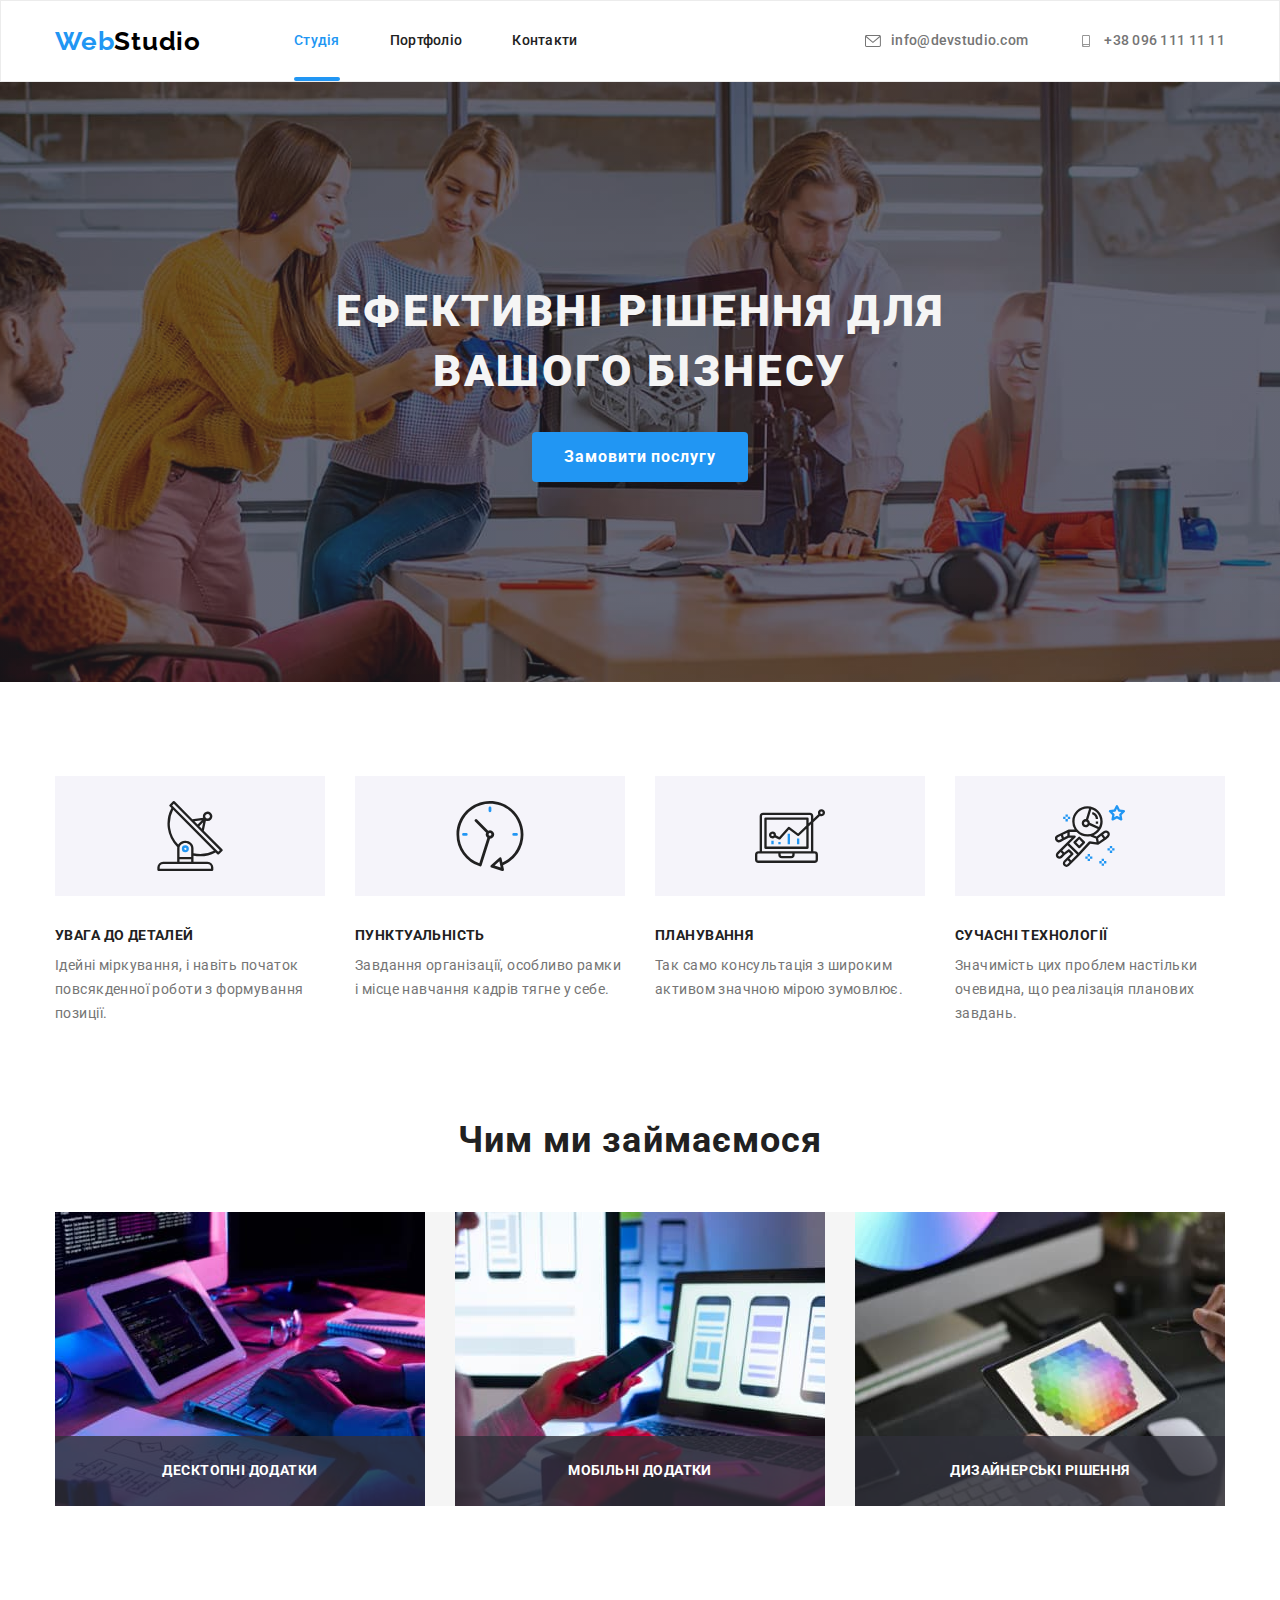
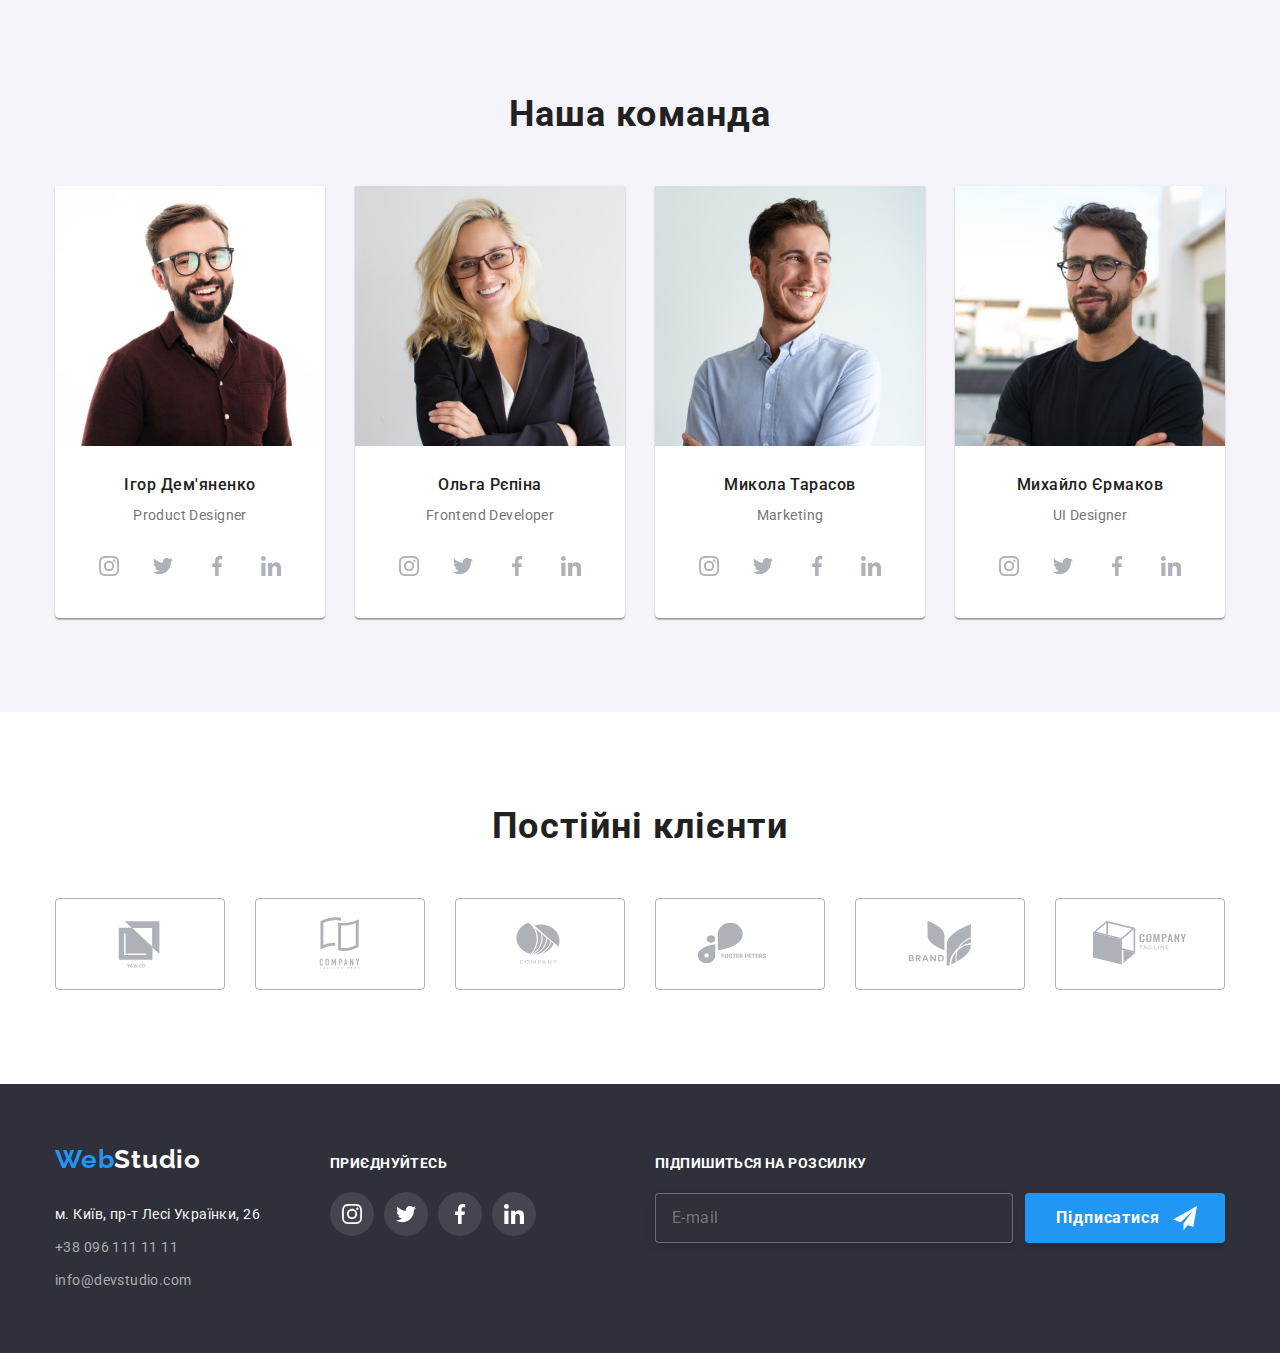
<file: index.html>
<!DOCTYPE html>
<html lang="uk">
  <head>
    <meta charset="UTF-8" />
    <meta http-equiv="X-UA-Compatible" content="IE=edge" />
    <meta name="viewport" content="width=device-width, initial-scale=1.0" />
    <title>goit-marup-hw-07</title>
    <link rel="preconnect" href="https://fonts.googleapis.com" />
    <link rel="preconnect" href="https://fonts.gstatic.com" crossorigin />
    <link
      href="https://fonts.googleapis.com/css2?family=Raleway:wght@700&family=Roboto:wght@400;500;700;900&display=swap"
      rel="stylesheet"
    />
    <link
      rel="stylesheet"
      href="https://cdnjs.cloudflare.com/ajax/libs/modern-normalize/1.1.0/modern-normalize.css"
      integrity="sha512-Y0MM+V6ymRKN2zStTqzQ227DWhhp4Mzdo6gnlRnuaNCbc+YN/ZH0sBCLTM4M0oSy9c9VKiCvd4Jk44aCLrNS5Q=="
      crossorigin="anonymous"
      referrerpolicy="no-referrer"
    />

    <link rel="stylesheet" href="./css/main.min.css" />
  </head>

  <body>
    <header class="header">
      <div class="container main-nav">
        <a href="index.html" class="logo"
          ><span class="logo-style">Web</span>Studio</a
        >
        <nav>
          <ul class="navigation list">
            <li>
              <a href="./index.html" class="navigation__link link current"
                >Студія</a
              >
            </li>
            <li>
              <a href="./portfolio.html" class="navigation__link link"
                >Портфоліо</a
              >
            </li>
            <li>
              <a href="./index.html" class="navigation__link link">Контакти</a>
            </li>
          </ul>
        </nav>
        <ul class="contact list">
          <li class="contact__items">
            <a href="mailto:info@devstudio.com" class="contact__link link">
              <svg class="contact__icons" width="16" height="12">
                <use href="./images/icons.svg#icon-envelope"></use>
              </svg>
              info@devstudio.com</a
            >
          </li>
          <li class="contact__items">
            <a href="tel:+380961111111" class="contact__link link">
              <svg class="contact__icons" width="16" height="12">
                <use href="./images/icons.svg#icon-smartphone"></use>
              </svg>
              +38 096 111 11 11</a
            >
          </li>
        </ul>
      </div>
    </header>
    <main>
      <section class="hero">
        <div class="container">
          <h1 class="hero__title">
            Ефективні рішення для <br />
            вашого бізнесу
          </h1>
          <button class="btn" data-modal-open type="button">
            Замовити послугу
          </button>
        </div>
      </section>
      <section class="feature">
        <div class="container">
          <h2 class="visually-hidden">Особливості</h2>
          <ul class="feature__list">
            <li class="feature__item">
              <div class="feature__image">
                <svg class="feature__icons" width="70" height="70">
                  <use href="./images/icons.svg#icon-antenna"></use>
                </svg>
              </div>
              <h3 class="title">УВАГА ДО ДЕТАЛЕЙ</h3>
              <p class="text">
                Ідейні міркування, і навіть початок повсякденної роботи з
                формування позиції.
              </p>
            </li>
            <li class="feature__item">
              <div class="feature__image">
                <svg class="feature__icons" width="70" height="70">
                  <use href="./images/icons.svg#icon-clock"></use>
                </svg>
              </div>
              <h3 class="title">ПУНКТУАЛЬНІСТЬ</h3>
              <p class="text">
                Завдання організації, особливо рамки і місце навчання кадрів
                тягне у себе.
              </p>
            </li>
            <li class="feature__item">
              <div class="feature__image">
                <svg class="feature__icons" width="70" height="70">
                  <use href="./images/icons.svg#icon-diagram"></use>
                </svg>
              </div>
              <h3 class="title">ПЛАНУВАННЯ</h3>
              <p class="text">
                Так само консультація з широким активом значною мірою зумовлює.
              </p>
            </li>
            <li class="feature__item">
              <div class="feature__image">
                <svg class="feature__icons" width="70" height="70">
                  <use href="./images/icons.svg#icon-astronaut"></use>
                </svg>
              </div>
              <h3 class="title">СУЧАСНІ ТЕХНОЛОГІЇ</h3>
              <p class="text">
                Значимість цих проблем настільки очевидна, що реалізація
                планових завдань.
              </p>
            </li>
          </ul>
        </div>
      </section>
      <section class="section image">
        <div class="container">
          <h2 class="pretitle">Чим ми займаємося</h2>
          <ul class="image__list">
            <li>
              <div class="image__thumb">
                <img
                  width="370"
                  src="./images/img1.jpg"
                  alt="чоловік працює на планшеті з клавіатурою"
                />
                <p class="image__desc">Десктопні додатки</p>
              </div>
            </li>
            <li>
              <div class="image__thumb">
                <img
                  width="370"
                  src="./images/img2.jpg"
                  alt="дівчина працює на ноутбуці з смартфоном"
                />
                <p class="image__desc">Мобільні додатки</p>
              </div>
            </li>
            <li>
              <div class="image__thumb">
                <img
                  width="370"
                  src="./images/img3.jpg"
                  alt="вибір кольору на планшеті"
                />
                <p class="image__desc">Дизайнерські рішення</p>
              </div>
            </li>
          </ul>
        </div>
      </section>
      <section class="peaple-info">
        <div class="container">
          <h2 class="pretitle">Наша команда</h2>
          <ul class="peaple-info__list">
            <li class="peaple-info__items">
              <img
                width="270"
                src="./images/IhorDemyanenko.jpg"
                alt="Ігор Дем'яненко"
              />
              <div class="peaple-info__thumb">
                <h3 class="subtitle">Ігор Дем'яненко</h3>
                <p class="text">Product Designer</p>

                <ul class="people-social__list">
                  <li class="people-social__items">
                    <a href="#" class="people-social__link link">
                      <svg class="people-social__icons" width="20" height="20">
                        <use href="./images/icons.svg#icon-instagram"></use>
                      </svg>
                    </a>
                  </li>
                  <li class="people-social__items">
                    <a href="#" class="people-social__link link">
                      <svg class="people-social__icons" width="20" height="20">
                        <use href="./images/icons.svg#icon-twitter"></use>
                      </svg>
                    </a>
                  </li>
                  <li class="people-social__items">
                    <a href="#" class="people-social__link link">
                      <svg class="people-social__icons" width="20" height="20">
                        <use href="./images/icons.svg#icon-facebook"></use>
                      </svg>
                    </a>
                  </li>
                  <li class="people-social__items">
                    <a href="#" class="people-social__link link">
                      <svg class="people-social__icons" width="20" height="20">
                        <use href="./images/icons.svg#icon-linkedin"></use>
                      </svg>
                    </a>
                  </li>
                </ul>
              </div>
            </li>
            <li class="peaple-info__items">
              <img
                width="270"
                src="./images/OlgaRepina.jpg"
                alt="Ольга Рєпіна"
              />
              <div class="peaple-info__thumb">
                <h3 class="subtitle">Ольга Рєпіна</h3>
                <p class="text">Frontend Developer</p>

                <ul class="people-social__list">
                  <li class="people-social__items">
                    <a href="#" class="people-social__link link">
                      <svg class="people-social__icons" width="20" height="20">
                        <use href="./images/icons.svg#icon-instagram"></use>
                      </svg>
                    </a>
                  </li>
                  <li class="people-social__items">
                    <a href="#" class="people-social__link link">
                      <svg class="people-social__icons" width="20" height="20">
                        <use href="./images/icons.svg#icon-twitter"></use>
                      </svg>
                    </a>
                  </li>
                  <li class="people-social__items">
                    <a href="#" class="people-social__link link">
                      <svg class="people-social__icons" width="20" height="20">
                        <use href="./images/icons.svg#icon-facebook"></use>
                      </svg>
                    </a>
                  </li>
                  <li class="people-social__items">
                    <a href="#" class="people-social__link link">
                      <svg class="people-social__icons" width="20" height="20">
                        <use href="./images/icons.svg#icon-linkedin"></use>
                      </svg>
                    </a>
                  </li>
                </ul>
              </div>
            </li>
            <li class="peaple-info__items">
              <img
                width="270"
                src="./images/MykolaTarasov.jpg"
                alt="Микола Тарасов"
              />
              <div class="peaple-info__thumb">
                <h3 class="subtitle">Микола Тарасов</h3>
                <p class="text">Marketing</p>

                <ul class="people-social__list">
                  <li class="people-social__items">
                    <a href="#" class="people-social__link link">
                      <svg class="people-social__icons" width="20" height="20">
                        <use href="./images/icons.svg#icon-instagram"></use>
                      </svg>
                    </a>
                  </li>
                  <li class="people-social__items">
                    <a href="#" class="people-social__link link">
                      <svg class="people-social__icons" width="20" height="20">
                        <use href="./images/icons.svg#icon-twitter"></use>
                      </svg>
                    </a>
                  </li>
                  <li class="people-social__items">
                    <a href="#" class="people-social__link link">
                      <svg class="people-social__icons" width="20" height="20">
                        <use href="./images/icons.svg#icon-facebook"></use>
                      </svg>
                    </a>
                  </li>
                  <li class="people-social__items">
                    <a href="#" class="people-social__link link">
                      <svg class="people-social__icons" width="20" height="20">
                        <use href="./images/icons.svg#icon-linkedin"></use>
                      </svg>
                    </a>
                  </li>
                </ul>
              </div>
            </li>
            <li class="peaple-info__items">
              <img
                width="270"
                src="./images/MykhailoYermakov.jpg"
                alt="Михайло Єрмаков"
              />
              <div class="peaple-info__thumb">
                <h3 class="subtitle">Михайло Єрмаков</h3>
                <p class="text">UI Designer</p>

                <ul class="people-social__list">
                  <li class="people-social__items">
                    <a href="#" class="people-social__link link">
                      <svg class="people-social__icons" width="20" height="20">
                        <use href="./images/icons.svg#icon-instagram"></use>
                      </svg>
                    </a>
                  </li>
                  <li class="people-social__items">
                    <a href="#" class="people-social__link link">
                      <svg class="people-social__icons" width="20" height="20">
                        <use href="./images/icons.svg#icon-twitter"></use>
                      </svg>
                    </a>
                  </li>
                  <li class="people-social__items">
                    <a href="#" class="people-social__link link">
                      <svg class="people-social__icons" width="20" height="20">
                        <use href="./images/icons.svg#icon-facebook"></use>
                      </svg>
                    </a>
                  </li>
                  <li class="people-social__items">
                    <a href="#" class="people-social__link link">
                      <svg class="people-social__icons" width="20" height="20">
                        <use href="./images/icons.svg#icon-linkedin"></use>
                      </svg>
                    </a>
                  </li>
                </ul>
              </div>
            </li>
          </ul>
        </div>
      </section>
      <section class="section clients">
        <div class="container">
          <h2 class="pretitle">Постійні клієнти</h2>
          <ul class="clients__list">
            <li class="clients__items">
              <a href="#" class="clients__link link">
                <svg class="clients__icons">
                  <use href="./images/icons.svg#icon-logo1"></use>
                </svg>
              </a>
            </li>
            <li class="clients__items">
              <a href="#" class="clients__link link">
                <svg class="clients__icons">
                  <use href="./images/icons.svg#icon-logo2"></use>
                </svg>
              </a>
            </li>
            <li class="clients__items">
              <a href="#" class="clients__link link">
                <svg class="clients__icons">
                  <use href="./images/icons.svg#icon-logo3"></use>
                </svg>
              </a>
            </li>
            <li class="clients__items">
              <a href="#" class="clients__link link">
                <svg class="clients__icons">
                  <use href="./images/icons.svg#icon-logo4"></use>
                </svg>
              </a>
            </li>
            <li class="clients__items">
              <a href="#" class="clients__link link">
                <svg class="clients__icons">
                  <use href="./images/icons.svg#icon-logo5"></use>
                </svg>
              </a>
            </li>
            <li class="clients__items">
              <a href="#" class="clients__link link">
                <svg class="clients__icons">
                  <use href="./images/icons.svg#icon-logo6"></use>
                </svg>
              </a>
            </li>
          </ul>
        </div>
      </section>
    </main>
    <footer class="page-footer">
      <div class="page-footer__container container">
        <div class="adress">
          <a href="index.html" class="logo logo-color"
            ><span class="logo-style">Web</span>Studio</a
          >
          <address>
            <ul class="adress__list">
              <li class="adress__item">
                <a href="" class="adress__sity"
                  >м. Київ, пр-т Лесі Українки, 26</a
                >
              </li>
              <li class="adress__item">
                <a href="tel:+380961111111" class="adress__text"
                  >+38 096 111 11 11</a
                >
              </li>
              <li class="adress__item">
                <a href="mailto:info@devstudio.com" class="adress__text"
                  >info@devstudio.com</a
                >
              </li>
            </ul>
          </address>
        </div>
        <div class="social">
          <p class="social__title">приєднуйтесь</p>
          <ul class="social__list">
            <li class="social__items">
              <a href="#" class="social__link link">
                <svg class="social__icons" width="20" height="20">
                  <use href="./images/icons.svg#icon-instagram"></use>
                </svg>
              </a>
            </li>
            <li class="social__items">
              <a href="#" class="social__link link">
                <svg class="social__icons" width="20" height="20">
                  <use href="./images/icons.svg#icon-twitter"></use>
                </svg>
              </a>
            </li>
            <li class="social__items">
              <a href="#" class="social__link link">
                <svg class="social__icons" width="20" height="20">
                  <use href="./images/icons.svg#icon-facebook"></use>
                </svg>
              </a>
            </li>
            <li class="social__items">
              <a href="#" class="social__link link">
                <svg class="social__icons" width="20" height="20">
                  <use href="./images/icons.svg#icon-linkedin"></use>
                </svg>
              </a>
            </li>
          </ul>
        </div>
        <div class="subscribe">
          <form class="subscribe__form">
            <label for="subscribe-email" class="subscribe__label"
              >ПІДПИШИТЬСЯ НА РОЗСИЛКУ</label
            >
            <div class="subscribe__wrapper">
              <input
                class="subscribe__input"
                type="email"
                placeholder="E-mail"
                name="newsletter subscription"
                id="subscribe-email"
              />
              <button class="subscribe__btn" type="submit">
                Підписатися
                <svg class="subscribe__icons" width="24" height="24">
                  <use href="./images/icons.svg#icon-iconsend"></use>
                </svg>
              </button>
            </div>
          </form>
        </div>
      </div>
    </footer>
    
    <div class="backdrop is-hidden" data-modal>
      <div class="modal">
        <p class="modal__title">Залиште свої дані, ми вам передзвонимо</p>
        <form>
          <div class="modal__input-group">
            <label class="modal__label" for="name">Ім'я</label>
            <div class="modal__input-wrapper">
              <input class="modal__input" type="text" name="name" id="name" />
              <svg class="modal__input-icons" width="18" height="18">
                <use href="./images/icons.svg#icon-personblack"></use>
              </svg>
            </div>
          </div>

          <div class="modal__input-group">
            <label class="modal__label" for="phone">Телефон</label>
            <div class="modal__input-wrapper">
              <input class="modal__input" type="tel" name="phone" id="phone" />
              <svg class="modal__input-icons" width="18" height="18">
                <use href="./images/icons.svg#icon-phoneblack"></use>
              </svg>
            </div>
          </div>

          <div class="modal__input-group">
            <label class="modal__label" for="email">Пошта</label>
            <div class="modal__input-wrapper">
              <input
                class="modal__input"
                type="email"
                name="email"
                id="email"
              />
              <svg class="modal__input-icons" width="18" height="18">
                <use href="./images/icons.svg#icon-email"></use>
              </svg>
            </div>
          </div>

          <div class="modal__input-group">
            <label class="modal__label" for="comment">Коментар</label>
            <textarea
              name="comment"
              id="comment"
              class="modal__input-comment"
              placeholder="Введіть текст"
            ></textarea>
          </div>

          <div class="coordination">
            <input
              class="coordination__input visually-hidden"
              type="checkbox"
              name="coordination"
              id="coordination"
            />
            <label class="coordination__label" for="coordination">
              <span class="coordination__check">
                <svg width="11" height="8">
                  <use href="./images/icons.svg#icon-vector"></use>
                </svg>
              </span>
              Погоджуюся з розсилкою та приймаю</label
            >
            <a class="coordination__contract" href="">Умови договору</a>
          </div>

          <button class="button-send" type="submit">Відправити</button>
        </form>
        <button type="button" class="modal__close" data-modal-close>
          <svg class="button-icons" width="18" height="18">
            <use href="./images/close.svg#icon-close"></use>
          </svg>
        </button>
      </div>
    </div>
    <script src="./js/modal.js"></script>
  </body>
</html>
</file>
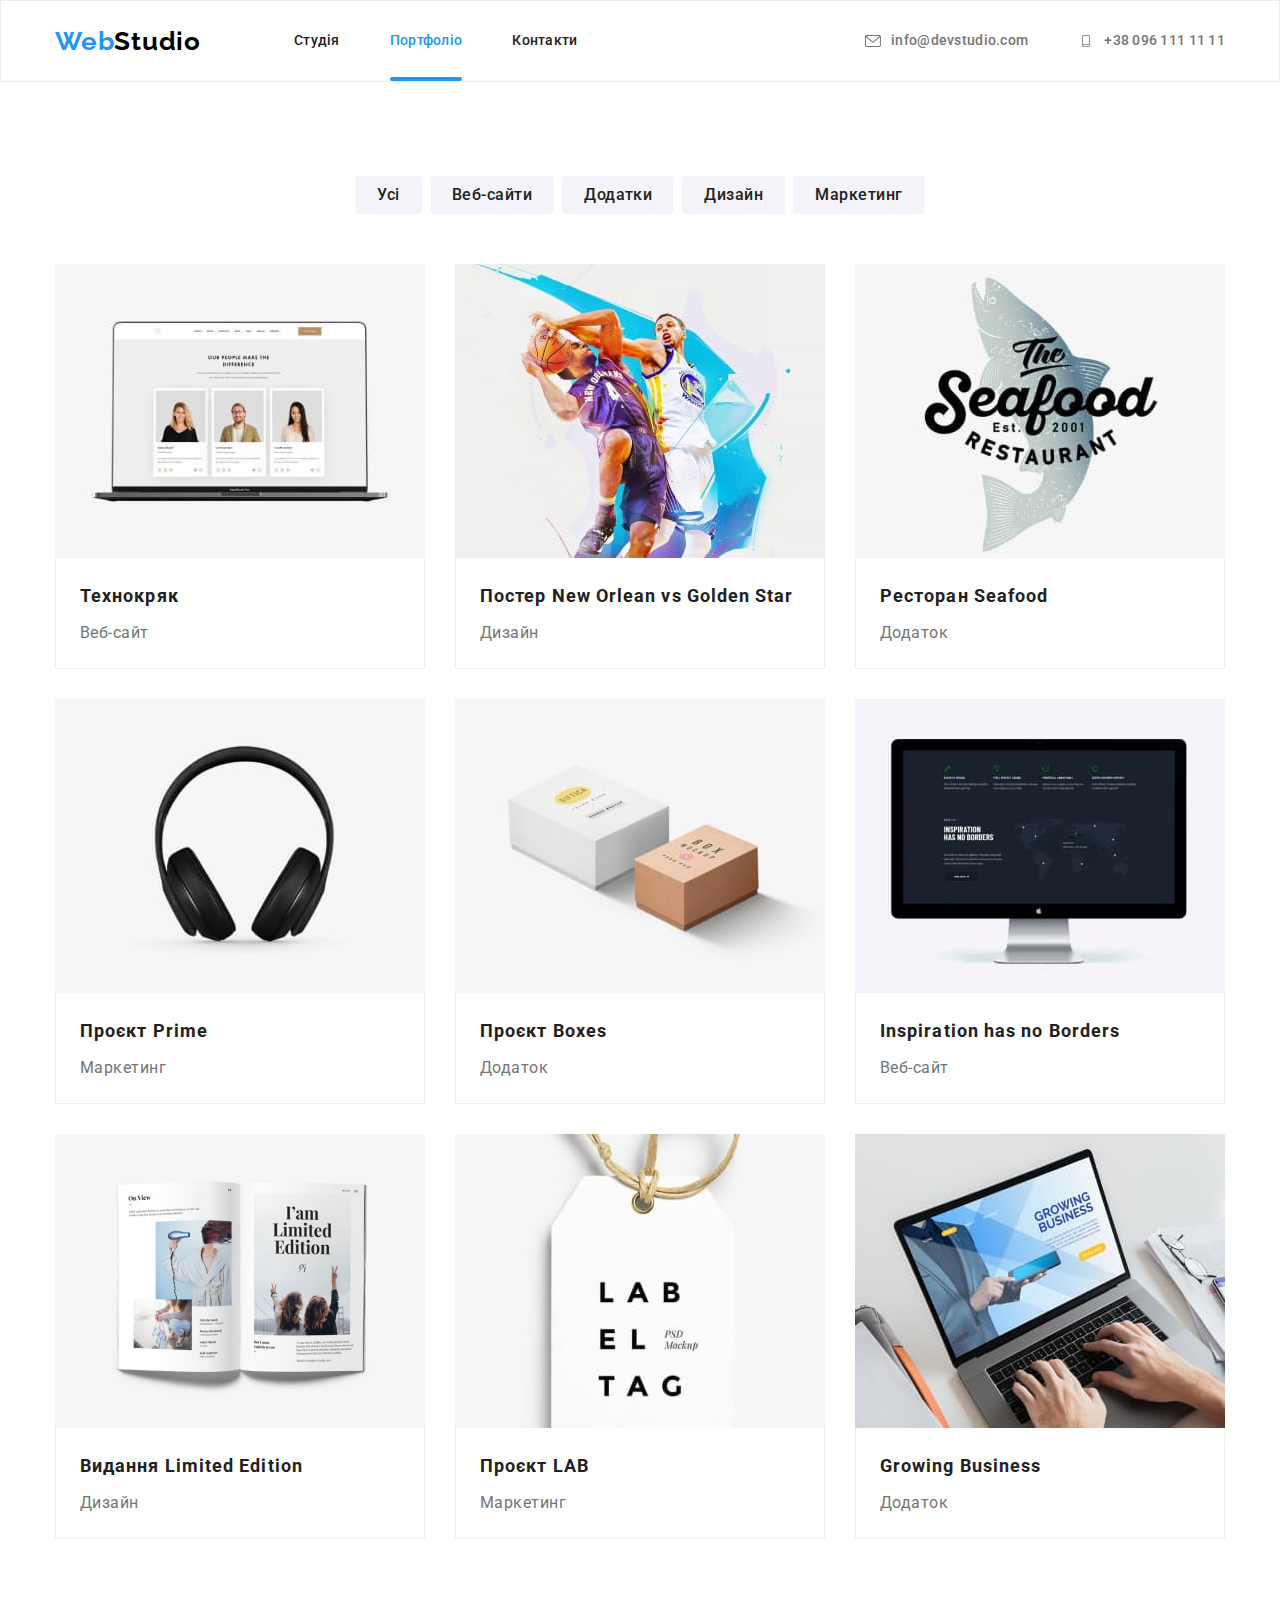
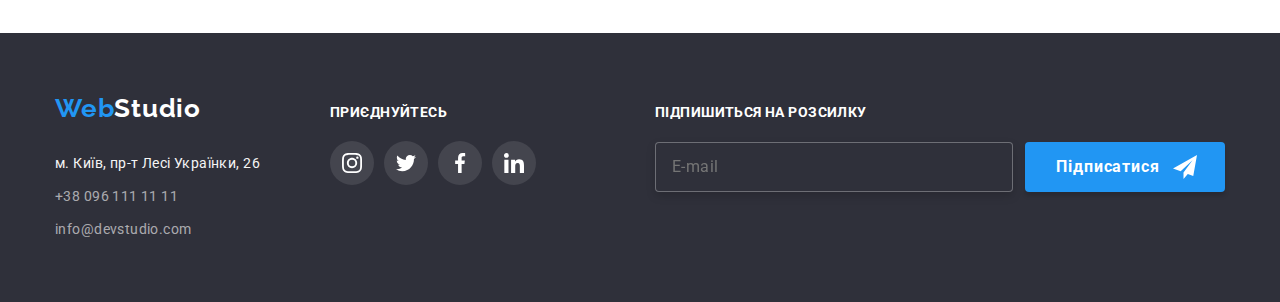
<file: portfolio.html>
<!DOCTYPE html>
<html lang="uk">
  <head>
    <meta charset="UTF-8" />
    <meta http-equiv="X-UA-Compatible" content="IE=edge" />
    <meta name="viewport" content="width=device-width, initial-scale=1.0" />
    <title>goit-marup-hw-07</title>
    <link rel="preconnect" href="https://fonts.googleapis.com" />
    <link rel="preconnect" href="https://fonts.gstatic.com" crossorigin />
    <link
      href="https://fonts.googleapis.com/css2?family=Raleway:wght@700&family=Roboto:wght@400;500;700;900&display=swap"
      rel="stylesheet"
    />
    <link
      rel="stylesheet"
      href="https://cdnjs.cloudflare.com/ajax/libs/modern-normalize/1.1.0/modern-normalize.css"
      integrity="sha512-Y0MM+V6ymRKN2zStTqzQ227DWhhp4Mzdo6gnlRnuaNCbc+YN/ZH0sBCLTM4M0oSy9c9VKiCvd4Jk44aCLrNS5Q=="
      crossorigin="anonymous"
      referrerpolicy="no-referrer"
    />

    <link rel="stylesheet" href="./css/main.min.css" />
  </head>

  <body>
    <header class="header">
      <div class="container main-nav">
        <a href="index.html" class="logo"
          ><span class="logo-style">Web</span>Studio</a
        >
        <nav>
          <ul class="navigation list">
            <li>
              <a href="./index.html" class="navigation__link link">Студія</a>
            </li>
            <li>
              <a href="./portfolio.html" class="navigation__link link current"
                >Портфоліо</a
              >
            </li>
            <li>
              <a href="./index.html" class="navigation__link link">Контакти</a>
            </li>
          </ul>
        </nav>
        <ul class="contact list">
          <li class="contact__items">
            <a href="mailto:info@devstudio.com" class="contact__link link">
              <svg class="contact__icons" width="16" height="12">
                <use href="./images/icons.svg#icon-envelope"></use>
              </svg>
              info@devstudio.com</a
            >
          </li>
          <li class="contact__items">
            <a href="tel:+380961111111" class="contact__link link">
              <svg class="contact__icons" width="16" height="12">
                <use href="./images/icons.svg#icon-smartphone"></use>
              </svg>
              +38 096 111 11 11</a
            >
          </li>
        </ul>
      </div>
    </header>
    <main>
      <section class="section">
        <div class="container">
          <h1 class="visually-hidden">Portfilo content</h1>
          <ul class="filter-button">
            <li class="filter-button__click">
              <button class="filter-button__btn" type="button">Усі</button>
            </li>
            <li class="filter-button__click">
              <button class="filter-button__btn" type="button">
                Веб-сайти
              </button>
            </li>
            <li class="filter-button__click">
              <button class="filter-button__btn" type="button">Додатки</button>
            </li>
            <li class="filter-button__click">
              <button class="filter-button__btn" type="button">Дизайн</button>
            </li>
            <li class="filter-button__click">
              <button class="filter-button__btn" type="button">
                Маркетинг
              </button>
            </li>
          </ul>
          <ul class="portfolio">
            <li class="portfolio__item">
              <div class="portfolio__thumb">
                <img
                  width="370"
                  height="294"
                  src="./images/technokryak.jpg"
                  alt="Технокряк"
                />
                <p class="portfolio__desc">
                  Ресурс пропонує комплексні пропозиції з різним рівнем
                  функціоналу та сервісів. Все це дозволить відвідувачу отримати
                  вичерпні відомості про компанію чи приватну особу.
                </p>
              </div>

              <div class="portfolio__info">
                <h2 class="portfolio__title">Технокряк</h2>
                <p class="portfolio__text">Веб-сайт</p>
              </div>
            </li>
            <li class="portfolio__item">
              <div class="portfolio__thumb">
                <img
                  width="370"
                  height="294"
                  src="./images/posterneworleanvsgoldenstar.jpg"
                  alt="Постер New Orlean vs Golden Star"
                />
                <p class="portfolio__desc">
                  Ресурс пропонує комплексні пропозиції з різним рівнем
                  функціоналу та сервісів. Все це дозволить відвідувачу отримати
                  вичерпні відомості про компанію чи приватну особу.
                </p>
              </div>

              <div class="portfolio__info">
                <h2 class="portfolio__title">
                  Постер New Orlean vs Golden Star
                </h2>
                <p class="portfolio__text">Дизайн</p>
              </div>
            </li>
            <li class="portfolio__item">
              <div class="portfolio__thumb">
                <img
                  width="370"
                  height="294"
                  src="./images/restoranseafood.jpg"
                  alt="Ресторан Seafood"
                />
                <p class="portfolio__desc">
                  Ресурс пропонує комплексні пропозиції з різним рівнем
                  функціоналу та сервісів. Все це дозволить відвідувачу отримати
                  вичерпні відомості про компанію чи приватну особу.
                </p>
              </div>

              <div class="portfolio__info">
                <h2 class="portfolio__title">Ресторан Seafood</h2>
                <p class="portfolio__text">Додаток</p>
              </div>
            </li>
            <li class="portfolio__item">
              <div class="portfolio__thumb">
                <img
                  width="370"
                  height="294"
                  src="./images/projectprime.jpg"
                  alt="Проєкт Prime"
                />
                <p class="portfolio__desc">
                  Ресурс пропонує комплексні пропозиції з різним рівнем
                  функціоналу та сервісів. Все це дозволить відвідувачу отримати
                  вичерпні відомості про компанію чи приватну особу.
                </p>
              </div>

              <div class="portfolio__info">
                <h2 class="portfolio__title">Проєкт Prime</h2>
                <p class="portfolio__text">Маркетинг</p>
              </div>
            </li>
            <li class="portfolio__item">
              <div class="portfolio__thumb">
                <img
                  width="370"
                  height="294"
                  src="./images/projectboxes.jpg"
                  alt="Проєкт Boxes"
                />
                <p class="portfolio__desc">
                  Ресурс пропонує комплексні пропозиції з різним рівнем
                  функціоналу та сервісів. Все це дозволить відвідувачу отримати
                  вичерпні відомості про компанію чи приватну особу.
                </p>
              </div>

              <div class="portfolio__info">
                <h2 class="portfolio__title">Проєкт Boxes</h2>
                <p class="portfolio__text">Додаток</p>
              </div>
            </li>
            <li class="portfolio__item">
              <div class="portfolio__thumb">
                <img
                  width="370"
                  height="294"
                  src="./images/inspirationhasnoborders.jpg"
                  alt="Inspiration has no Borders"
                />
                <p class="portfolio__desc">
                  Ресурс пропонує комплексні пропозиції з різним рівнем
                  функціоналу та сервісів. Все це дозволить відвідувачу отримати
                  вичерпні відомості про компанію чи приватну особу.
                </p>
              </div>

              <div class="portfolio__info">
                <h2 class="portfolio__title">Inspiration has no Borders</h2>
                <p class="portfolio__text">Веб-сайт</p>
              </div>
            </li>
            <li class="portfolio__item">
              <div class="portfolio__thumb">
                <img
                  width="370"
                  height="294"
                  src="./images/editionlimitededition.jpg"
                  alt="Видання Limited Edition"
                />
                <p class="portfolio__desc">
                  Ресурс пропонує комплексні пропозиції з різним рівнем
                  функціоналу та сервісів. Все це дозволить відвідувачу отримати
                  вичерпні відомості про компанію чи приватну особу.
                </p>
              </div>

              <div class="portfolio__info">
                <h2 class="portfolio__title">Видання Limited Edition</h2>
                <p class="portfolio__text">Дизайн</p>
              </div>
            </li>
            <li class="portfolio__item">
              <div class="portfolio__thumb">
                <img
                  width="370"
                  height="294"
                  src="./images/projectlab.jpg"
                  alt="Проєкт LAB"
                />
                <p class="portfolio__desc">
                  Ресурс пропонує комплексні пропозиції з різним рівнем
                  функціоналу та сервісів. Все це дозволить відвідувачу отримати
                  вичерпні відомості про компанію чи приватну особу.
                </p>
              </div>

              <div class="portfolio__info">
                <h2 class="portfolio__title">Проєкт LAB</h2>
                <p class="portfolio__text">Маркетинг</p>
              </div>
            </li>
            <li class="portfolio__item">
              <div class="portfolio__thumb">
                <img
                  width="370"
                  height="294"
                  src="./images/growingbusiness.jpg"
                  alt="Growing Business"
                />
                <p class="portfolio__desc">
                  Ресурс пропонує комплексні пропозиції з різним рівнем
                  функціоналу та сервісів. Все це дозволить відвідувачу отримати
                  вичерпні відомості про компанію чи приватну особу.
                </p>
              </div>

              <div class="portfolio__info">
                <h2 class="portfolio__title">Growing Business</h2>
                <p class="portfolio__text">Додаток</p>
              </div>
            </li>
          </ul>
        </div>
      </section>
    </main>
    <footer class="page-footer">
      <div class="page-footer__container container">
        <div class="adress">
          <a href="index.html" class="logo logo-color"
            ><span class="logo-style">Web</span>Studio</a
          >
          <address>
            <ul class="adress__list">
              <li class="adress__item">
                <a href="" class="adress__sity"
                  >м. Київ, пр-т Лесі Українки, 26</a
                >
              </li>
              <li class="adress__item">
                <a href="tel:+380961111111" class="adress__text"
                  >+38 096 111 11 11</a
                >
              </li>
              <li class="adress__item">
                <a href="mailto:info@devstudio.com" class="adress__text"
                  >info@devstudio.com</a
                >
              </li>
            </ul>
          </address>
        </div>
        <div class="social">
          <p class="social__title">приєднуйтесь</p>
          <ul class="social__list">
            <li class="social__items">
              <a href="#" class="social__link link">
                <svg class="social__icons" width="20" height="20">
                  <use href="./images/icons.svg#icon-instagram"></use>
                </svg>
              </a>
            </li>
            <li class="social__items">
              <a href="#" class="social__link link">
                <svg class="social__icons" width="20" height="20">
                  <use href="./images/icons.svg#icon-twitter"></use>
                </svg>
              </a>
            </li>
            <li class="social__items">
              <a href="#" class="social__link link">
                <svg class="social__icons" width="20" height="20">
                  <use href="./images/icons.svg#icon-facebook"></use>
                </svg>
              </a>
            </li>
            <li class="social__items">
              <a href="#" class="social__link link">
                <svg class="social__icons" width="20" height="20">
                  <use href="./images/icons.svg#icon-linkedin"></use>
                </svg>
              </a>
            </li>
          </ul>
        </div>
        <div class="subscribe">
          <form class="subscribe__form">
            <label for="subscribe-email" class="subscribe__label"
              >ПІДПИШИТЬСЯ НА РОЗСИЛКУ</label
            >
            <div class="subscribe__wrapper">
              <input
                class="subscribe__input"
                type="email"
                placeholder="E-mail"
                name="newsletter subscription"
                id="subscribe-email"
              />
              <button class="subscribe__btn" type="submit">
                Підписатися
                <svg class="subscribe__icons" width="24" height="24">
                  <use href="./images/icons.svg#icon-iconsend"></use>
                </svg>
              </button>
            </div>
          </form>
        </div>
      </div>
    </footer>
  </body>
</html>
</file>
<file: css/main.min.css>
p,h1,h2,h3,h4,h5,h6{margin:0}body{font-family:"Roboto",sans-serif;color:#212121;background-color:#fff;margin-left:auto;margin-right:auto}img{display:block}ul{margin:0;padding-left:0;list-style:none}.visually-hidden{position:absolute;width:1px;height:1px;margin:-1px;border:0;padding:0;white-space:nowrap;overflow:hidden}.container{width:1200px;padding-left:15px;padding-right:15px;margin:0 auto}.section{padding-top:94px;padding-bottom:94px}.link{font-size:14px;font-weight:500;line-height:1.14;letter-spacing:.02em;text-decoration:none;color:#212121;transition-property:color;transition-duration:250ms;transition-timing-function:cubic-bezier(0.4, 0, 0.2, 1)}.link:hover,.link:focus{color:#2196f3}.list{list-style:none}.btn{background-color:#2196f3;color:#fff;border-radius:4px;border:none;margin-top:30px;padding:10px 32px;font-family:"Roboto";font-style:normal;font-size:16px;font-weight:700;line-height:1.88;letter-spacing:.06em;transition-property:background-color;transition-duration:250ms;transition-timing-function:cubic-bezier(0.4, 0, 0.2, 1)}.btn:hover,.btn:focus{background-color:#188ce8}.title{margin-bottom:10px;font-size:14px;line-height:1.33;letter-spacing:.03em;text-transform:uppercase}.pretitle{margin-bottom:50px;font-size:36px;line-height:1.16;letter-spacing:.03em;text-align:center;color:#212121}.subtitle{margin-bottom:10px;font-family:"Roboto";font-style:normal;font-size:16px;font-weight:500;line-height:1.18;letter-spacing:.03em;color:#212121;text-align:center}.text{font-size:14px;line-height:1.71;letter-spacing:.03em;color:#757575}.logo{font-family:"Raleway";font-style:normal;font-size:26px;font-weight:700;line-height:1.19;letter-spacing:.03em;color:#000;text-decoration:none}.logo-color{margin-bottom:28px;display:block;color:#fff}.logo-style{color:#2196f3}.header{border:1px solid #ececec}.main-nav{display:flex;align-items:center;justify-content:center}.navigation{display:flex;align-items:center;justify-content:center;margin-left:93px}.navigation li{margin-right:50px}.navigation li:last-child{margin-right:0}.navigation a{font-size:14px;font-weight:500;line-height:1.14;letter-spacing:.02em;color:#212121;text-decoration:none}.navigation .list{cursor:pointer}.navigation .navigation__link .current{color:#2196f3}.navigation .navigation__link{display:block;padding-top:32px;padding-bottom:32px}.navigation__link.link.current{position:relative;color:#2196f3}.current::after{content:"";display:block;width:100%;height:4px;bottom:0;position:absolute;background-color:#2196f3;border-radius:2px}.contact{display:flex;align-items:center;justify-content:center;margin-left:auto}.contact a{color:#757575;font-size:14px;font-weight:500;line-height:1.14;letter-spacing:.02em;text-decoration:none}.contact li{margin-right:50px}.contact li:last-child{margin-right:0}.contact.link{display:block;padding-top:32px;padding-bottom:32px}.contact__link{display:flex;align-items:center;justify-content:center;width:100%;height:100%;color:#757575;transition-property:color;transition-duration:250ms;transition-timing-function:cubic-bezier(0.4, 0, 0.2, 1)}.contact__link:hover,.contact__link:focus{color:#2196f3}.contact__icons{fill:currentColor;margin-right:10px}.hero{background:#2f303a;text-align:center;padding-top:200px;padding-bottom:200px;max-width:1600px;max-height:600px;background-image:linear-gradient(rgba(47, 48, 58, 0.4), rgba(47, 48, 58, 0.4)),url(../images/fonhiro.jpg);background-repeat:no-repeat;background-size:200px 452px 280px 452px;background-position:center;margin-left:auto;margin-right:auto}.hero__title{font-size:44px;font-weight:900;line-height:1.36;letter-spacing:.06em;text-align:center;text-transform:uppercase;color:#f5f5f5}.feature{padding-top:94px}.feature__list{display:flex;flex-wrap:wrap}.feature__list li{width:270px;margin-right:30px}.feature__list li:nth-child(4n){margin-right:0}.feature__image{width:270px;height:120px;display:flex;align-items:center;justify-content:center;background-color:#f5f4fa;margin-bottom:30px}.image__list{display:flex;flex-wrap:wrap;background:#f5f5f5}.image__list li{margin-right:30px}.image__list li:nth-child(3n){margin-right:0}.image__thumb{position:relative}.image__desc{display:flex;align-items:center;justify-content:center;position:absolute;bottom:0;width:100%;height:70px;background-color:rgba(47,48,58,.8);color:#fff;font-size:14px;font-weight:700;line-height:1.14;letter-spacing:.03em;text-align:center;text-transform:uppercase}.peaple-info{padding-top:94px;padding-bottom:94px;background:#f5f4fa}.peaple-info__list{display:flex;flex-wrap:wrap}.peaple-info__list .peaple-info__items{margin-right:30px;box-shadow:0px 1px 3px rgba(0,0,0,.12),0px 1px 1px rgba(0,0,0,.14),0px 2px 1px rgba(0,0,0,.2);border-radius:0px 0px 4px 4px}.peaple-info__items{background:#fff}.peaple-info__list li:nth-child(4n){margin-right:0}.peaple-info__thumb{text-align:center;margin-top:30px}.peaple-info__thumb p{padding-bottom:16px}.people-social__list{display:flex;align-items:center;justify-content:center}.people-social__items{width:44px;height:44px;margin-bottom:30px}.people-social__items:not(:last-child){margin-right:10px}.people-social__link{display:flex;align-items:center;justify-content:center;width:100%;height:100%;color:#afb1b8;border-radius:50%;transition-property:color;transition-duration:250ms;transition-timing-function:cubic-bezier(0.4, 0, 0.2, 1);transition-property:background-color;transition-duration:250ms;transition-timing-function:cubic-bezier(0.4, 0, 0.2, 1)}.people-social__link:hover,.people-social__link:focus{color:#fff;background-color:#2196f3}.people-social__icons{fill:currentColor}.clients__list{display:flex;align-items:center;justify-content:center}.clients__items{width:170px;height:92px}.clients__items:not(:last-child){margin-right:30px}.clients__link{display:flex;align-items:center;justify-content:center;width:100%;height:100%;color:#afb1b8;border:1px solid #afb1b8;border-radius:4px;transition-property:color,border;transition-duration:250ms;transition-timing-function:cubic-bezier(0.4, 0, 0.2, 1)}.clients__link:hover,.clients__link:focus{color:#2196f3;border:1px solid #2196f3}.clients__icons{width:106px;height:60px;fill:currentColor}.page-footer{padding-top:60px;padding-bottom:60px;background:#2f303a;font-family:"Roboto";font-style:normal;font-size:14px;font-weight:400;line-height:1.71;letter-spacing:.03em}.page-footer__container{display:flex;align-items:baseline}.adress{display:inline-block;margin-right:70px}.adress__item:not(:last-child){margin-bottom:9px}.adress__sity{display:block;font-family:"Roboto";font-style:normal;font-size:14px;font-weight:400;line-height:1.71;letter-spacing:.03em;text-decoration:none;color:#f5f5f5;background:#2f303a;transition-property:color;transition-duration:250ms;transition-timing-function:cubic-bezier(0.4, 0, 0.2, 1)}.adress__text{display:block;font-family:"Roboto";font-style:normal;font-size:14px;font-weight:400;line-height:1.71;letter-spacing:.03em;text-decoration:none;color:rgba(255,255,255,.6);background:#2f303a;transition-property:color;transition-duration:250ms;transition-timing-function:cubic-bezier(0.4, 0, 0.2, 1)}.adress__list :hover,.adress__list :focus{color:#2196f3}.social{display:inline-block}.social__title{margin-bottom:20px;font-size:14px;font-weight:700;line-height:1.14;letter-spacing:.03em;text-transform:uppercase;color:#fff}.social__list{display:flex}.social__items{width:44px;height:44px}.social__items:not(:last-child){margin-right:10px}.social__link{display:flex;align-items:center;justify-content:center;width:100%;height:100%;color:#fff;background-color:rgba(255,255,255,.1);border-radius:50%;transition-property:background-color;transition-duration:250ms;transition-timing-function:cubic-bezier(0.4, 0, 0.2, 1)}.social__link:hover,.social__link:focus{background-color:#2196f3}.social__icons{fill:#fff}.subscribe{display:inline-block;margin-left:auto;width:570px;height:86px;top:0;left:0}.subscribe__form{background-color:#2f303a}.subscribe__label{font-family:"Roboto";font-style:normal;font-weight:700;font-size:14px;line-height:1.33;letter-spacing:.03em;text-transform:uppercase;color:#fff;display:flex;margin-bottom:20px}.subscribe__wrapper{display:inline-flex}.subscribe__input{font-family:"Roboto";font-style:normal;font-size:16px;font-weight:400;line-height:1.25;letter-spacing:.03em;width:358px;height:50px;padding-left:16px;color:#fff;background-color:#2f303a;border:1px solid rgba(255,255,255,.3);filter:drop-shadow(0px 4px 4px rgba(0, 0, 0, 0.15));border-radius:4px;outline:none;display:inline-block}.subscribe__btn{width:200px;height:50px;background:#2196f3;box-shadow:0px 4px 4px rgba(0,0,0,.15);border-radius:4px;border:none;font-family:"Roboto";font-style:normal;font-size:16px;font-weight:700;line-height:1.88;letter-spacing:.06em;color:#fff;position:relative;margin-left:12px;padding-right:62px;padding-left:28px;padding-top:10px;padding-bottom:10px}.subscribe__icons{position:absolute;top:50%;right:28px;transform:translateY(-50%);fill:#fff}.subscribe__icons svg{display:flex;align-items:center;justify-content:center}.filter-button{margin-bottom:50px;display:flex;justify-content:center}.filter-button__btn{padding-left:22px;padding-right:22px;padding-top:6px;padding-bottom:6px;border-radius:4px;border:none;font-family:"Roboto";font-style:normal;font-size:16px;font-weight:500;line-height:1.62;letter-spacing:.03em;color:#212121;background:#f5f4fa;transition-property:color;transition-duration:250ms;transition-timing-function:cubic-bezier(0.4, 0, 0.2, 1);transition-property:background-color;transition-duration:250ms;transition-timing-function:cubic-bezier(0.4, 0, 0.2, 1);cursor:pointer}.filter-button__click{margin-right:8px}.filter-button__click:last-child{margin-right:0}.filter-button__click :hover,.filter-button__click :focus{color:#fff;background:#2196f3}.portfolio{display:flex;flex-wrap:wrap;cursor:pointer}.portfolio__info{border:1px solid #eee;border-top:none;padding-left:24px;padding-right:24px;padding-top:20px;padding-bottom:20px}.portfolio__item{flex-basis:calc(33.3333333333% - 60px);margin-right:30px;margin-bottom:30px;transition-property:box-shadow;transition-duration:250ms;transition-timing-function:cubic-bezier(0.4, 0, 0.2, 1)}.portfolio__item:nth-child(3n){margin-right:0}.portfolio__item:nth-last-child(-n+3){margin-bottom:0}.portfolio__item:hover,.portfolio__item:focus{box-shadow:0px 1px 1px rgba(0,0,0,.12),0px 4px 4px rgba(0,0,0,.06),1px 4px 6px rgba(0,0,0,.16)}.portfolio__item:hover .portfolio__desc,.portfolio__item:focus .portfolio__desc{transform:translateY(0%)}.portfolio__thumb{position:relative;overflow:hidden}.portfolio__desc{position:absolute;top:0;height:100%;transition:transform 250ms cubic-bezier(0.4, 0, 0.2, 1);font-size:18px;font-weight:400;line-height:1.56;letter-spacing:.03em;background-color:rgba(33,150,243,.9);color:#fff;padding-top:63px;padding-bottom:63px;padding-left:24px;padding-right:24px;transform:translateY(100%)}.portfolio__title{margin-bottom:4px;font-size:18px;font-weight:700;line-height:2;letter-spacing:.06em;color:#212121}.portfolio__text{font-size:16px;font-weight:400;line-height:1.88;letter-spacing:.03em;color:#757575}.backdrop{position:fixed;top:0;width:100%;height:100%;background-color:rgba(0,0,0,.2);transition:opacity 250ms cubic-bezier(0.4, 0, 0.2, 1),visibility 250ms cubic-bezier(0.4, 0, 0.2, 1)}.modal{position:absolute;top:50%;left:50%;width:528px;min-height:521px;transform:translate(-50%, -50%) scale(1);background-color:#fff;box-shadow:0px 1px 3px rgba(0,0,0,.12),0px 1px 1px rgba(0,0,0,.14),0px 2px 1px rgba(0,0,0,.2);border-radius:4px;padding-left:40px;padding-top:40px;padding-right:40px;padding-bottom:40px;transition:transform 250ms cubic-bezier(0.4, 0, 0.2, 1)}.modal__title{font-family:"Roboto";font-style:normal;font-weight:700;font-size:20px;line-height:1.15;text-align:center;letter-spacing:.03em;color:#212121;margin-bottom:2px}.modal__input-group{width:100%;display:flex;flex-direction:column}.modal__label{font-family:"Roboto";font-style:normal;font-weight:400;font-size:12px;line-height:1.17;letter-spacing:.01em;color:#757575;margin-bottom:4px;margin-top:10px;display:block}.modal__input-wrapper{position:relative}.modal__input-comment::-moz-placeholder{font-family:"Roboto";font-style:normal;font-size:12px;font-weight:400;line-height:1.16;letter-spacing:.01em;color:rgba(117,117,117,.5)}.modal__input-comment:-ms-input-placeholder{font-family:"Roboto";font-style:normal;font-size:12px;font-weight:400;line-height:1.16;letter-spacing:.01em;color:rgba(117,117,117,.5)}.modal__input-comment::placeholder{font-family:"Roboto";font-style:normal;font-size:12px;font-weight:400;line-height:1.16;letter-spacing:.01em;color:rgba(117,117,117,.5)}.modal__input{width:100%;height:40px;border:1px solid rgba(33,33,33,.2);border-radius:4px;padding-left:42px;transition-property:border-color;transition-duration:250ms;transition-timing-function:cubic-bezier(0.4, 0, 0.2, 1);outline:none;cursor:pointer}.modal__input:hover,.modal__input:focus{border-color:#2196f3}.modal__input:hover+svg,.modal__input:focus+svg{fill:#2196f3}.modal__input-comment{width:100%;height:120px;border:1px solid rgba(33,33,33,.2);border-radius:4px;padding:12px 16px;resize:none;transition-property:border-color;transition-duration:250ms;transition-timing-function:cubic-bezier(0.4, 0, 0.2, 1);outline:none;cursor:pointer;margin-bottom:20px}.modal__input-comment:hover,.modal__input-comment:focus{border-color:#2196f3}.modal__input-icons{position:absolute;fill:#212121;top:50%;left:11px;transform:translateY(-50%);transition-property:fill;transition-duration:250ms;transition-timing-function:cubic-bezier(0.4, 0, 0.2, 1)}.coordination{width:100%;display:flex;align-items:center;justify-content:center}.coordination__label{display:flex;align-items:center;height:24px;font-family:"Roboto";font-style:normal;font-size:14px;font-weight:400;line-height:1.71;letter-spacing:.03em;color:#757575}.coordination__check{width:16px;height:15px;border:1px solid #212121;border-radius:2px;margin-right:7px;display:flex;align-items:center;justify-content:center;cursor:pointer}.coordination__check svg{fill:rgba(0,0,0,0);transition-property:fill;transition-duration:250ms;transition-timing-function:cubic-bezier(0.4, 0, 0.2, 1)}.coordination__input:checked+label>span{border:none;background-color:#2196f3;transition-property:background-color;transition-duration:250ms;transition-timing-function:cubic-bezier(0.4, 0, 0.2, 1)}.coordination__input:checked+label>span svg{fill:#fff}.coordination__contract{font-family:"Roboto";font-style:normal;font-size:14px;font-weight:400;line-height:1.71;letter-spacing:.03em;color:#2196f3;margin-left:7px}.button-send{font-family:"Roboto";font-style:normal;font-size:16px;font-weight:700;line-height:1.88;letter-spacing:.06em;color:#fff;background-color:#2196f3;cursor:pointer;outline:none;border:none;box-shadow:0px 4px 4px rgba(0,0,0,.15);border-radius:4px;display:flex;align-items:center;justify-content:center;margin-left:auto;margin-right:auto;margin-top:30px;width:200px;height:50px;transition-property:background-color;transition-duration:250ms;transition-timing-function:cubic-bezier(0.4, 0, 0.2, 1)}.button-send:focus,.button-send:hover{background-color:#188ce8}.button-icons{fill:#000;transition-property:fill;transition-duration:250ms;transition-timing-function:cubic-bezier(0.4, 0, 0.2, 1)}.button-icons:hover,.button-icons:focus{fill:#2196f3}.modal__close{display:flex;align-items:center;justify-content:center;position:absolute;top:8px;right:8px;width:30px;height:30px;background-color:rgba(0,0,0,0);border:1px solid rgba(0,0,0,.1);border-radius:50%}.is-hidden{opacity:0;visibility:hidden;pointer-events:none}.backdrop.is-hidden .modal{transform:translate(-50%, -50%) scale(0)}/*# sourceMappingURL=main.min.css.map */
</file>
